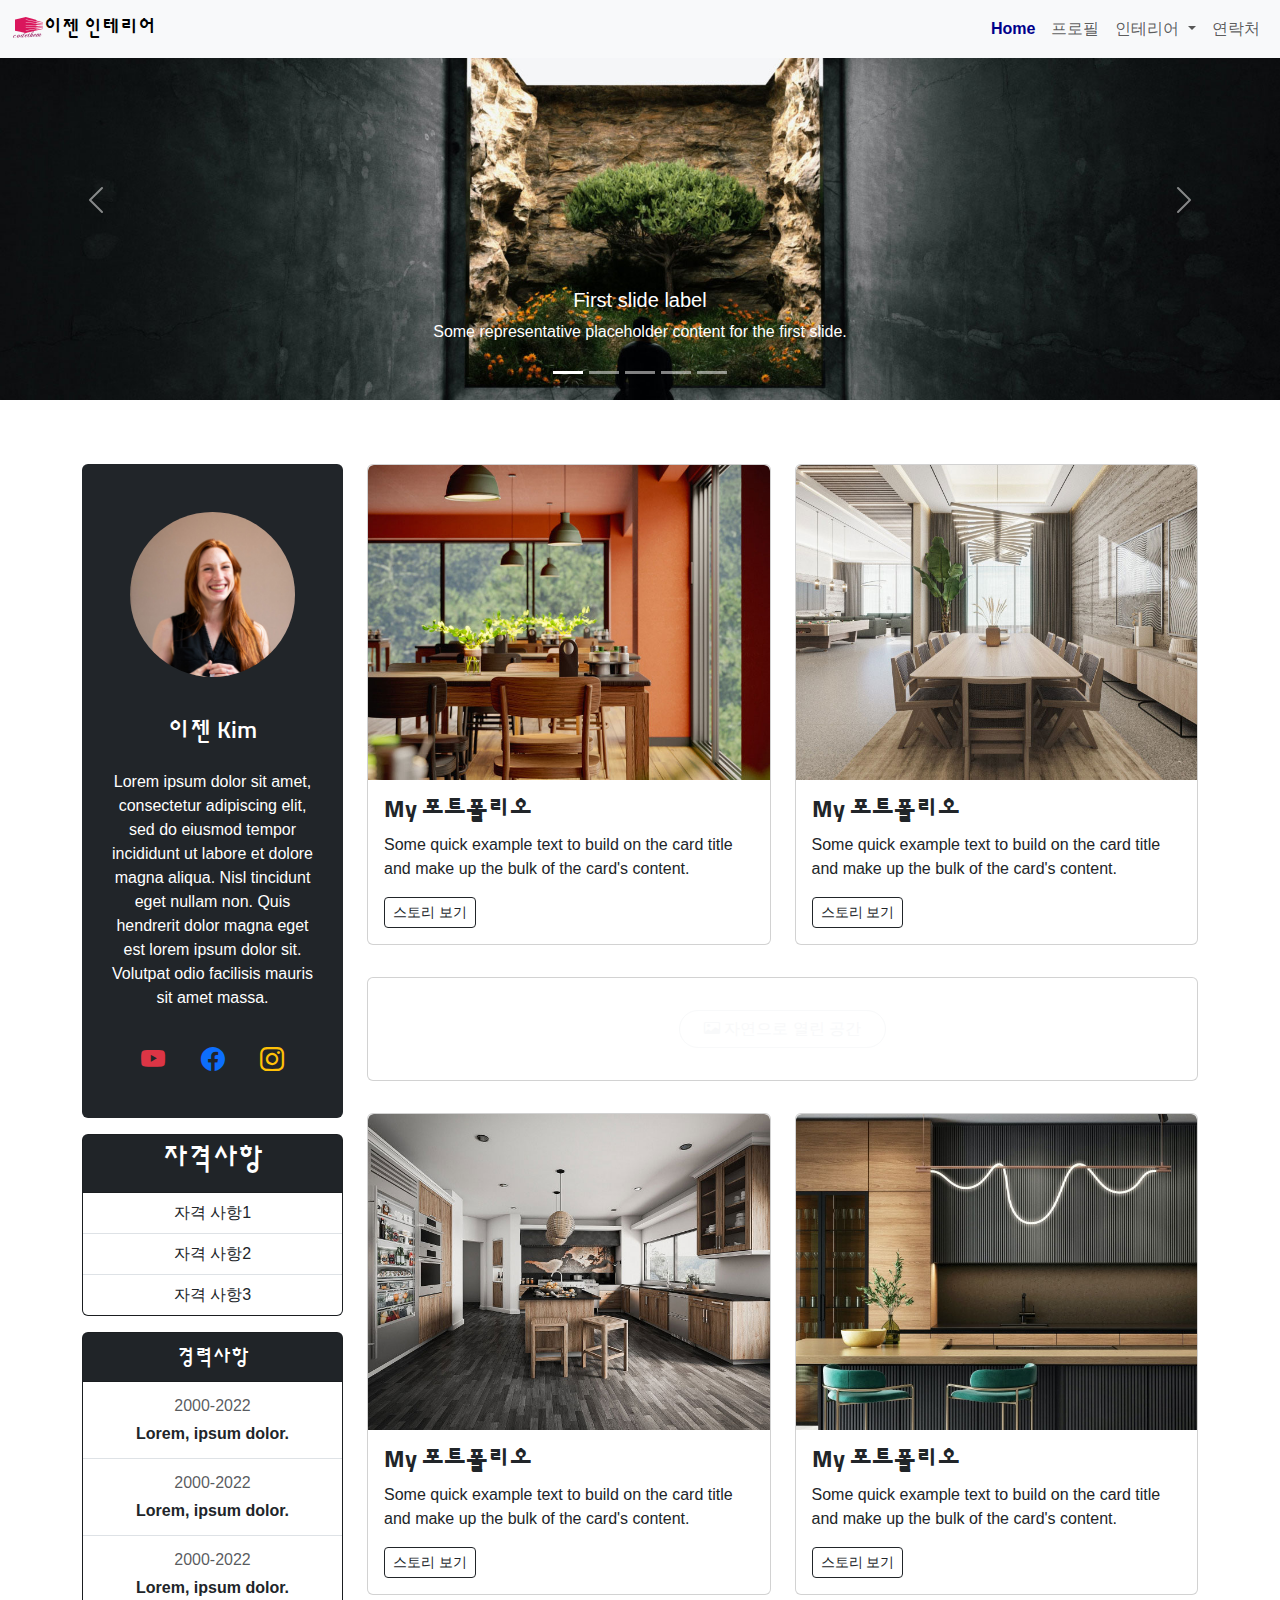
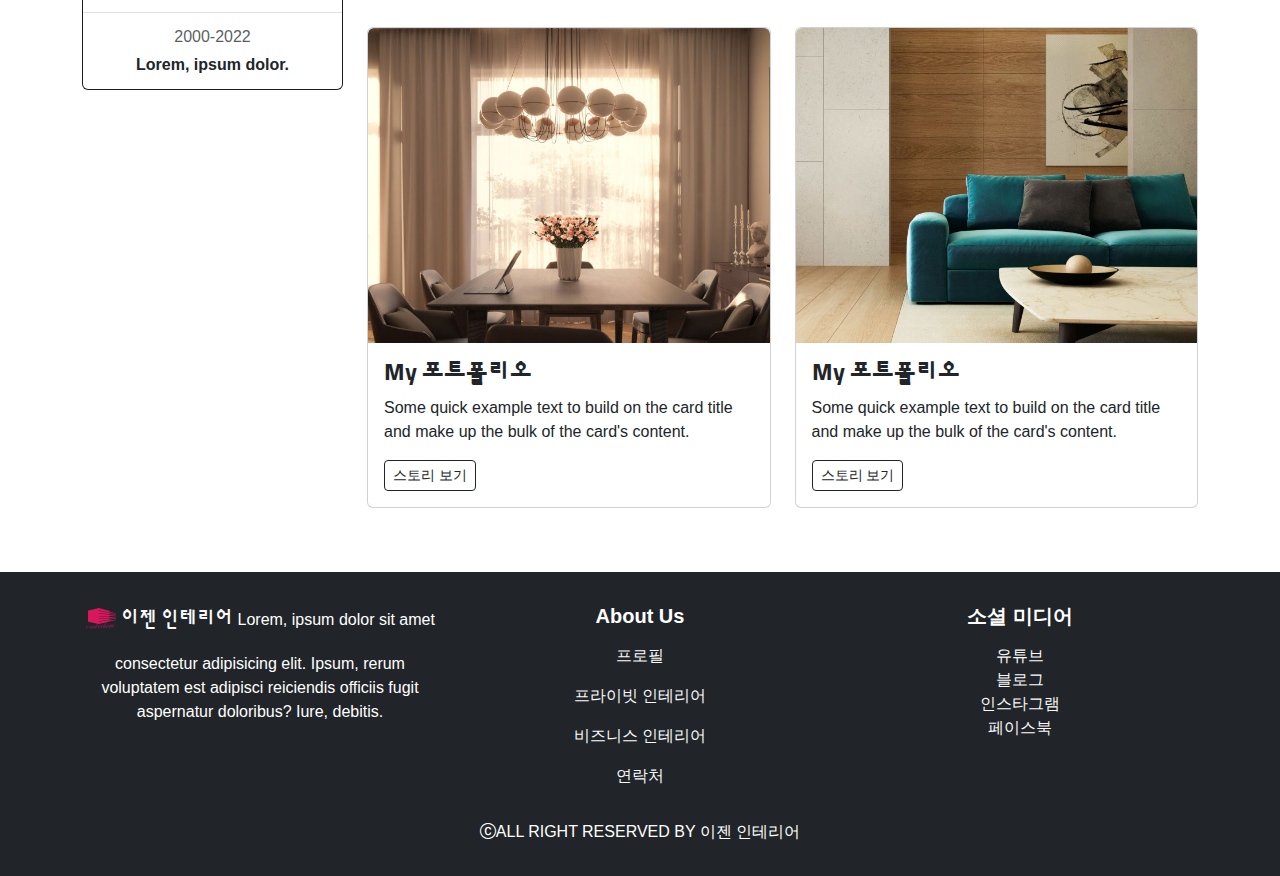
<file: index.html>
<!DOCTYPE html>
<html lang="en">
<head>
    <meta charset="UTF-8">
    <meta name="viewport" content="width=device-width, initial-scale=1.0">
    <link rel="stylesheet" href="./css/bootstrap.css">
    <link rel="stylesheet" href="https://cdn.jsdelivr.net/npm/bootstrap-icons@1.13.1/font/bootstrap-icons.min.css">
    <link rel="stylesheet" href="./css/style.css">
    <title>이젠 인테리어</title>
</head>
<body>
    <!-- 네비게이션 섹션 시작 -->
    <nav class="navbar navbar-expand-md fixed-top bg-light">
        <div class="container-fluid">
            <a class="logo-font navbar-brand" href="index.html">
            <img src="./images/logo.png" alt="로고">이젠 인테리어</a>
            <button class="navbar-toggler" type="button" data-bs-toggle="collapse" data-bs-target="#menubar" aria-controls="menubar" aria-expanded="false" aria-label="Toggle navigation">
            <span class="navbar-toggler-icon"></span>
            </button>
            <div class="collapse navbar-collapse" id="menubar">
                <ul class="navbar-nav ms-auto mb-2 mb-md-0 ms-auto">
                <li class="nav-item">
                    <a class="nav-link active" aria-current="page" href="index.html">Home</a>
                </li>
                <li class="nav-item">
                    <a class="nav-link" href="profile.html">프로필</a>
                </li>
                <li class="nav-item dropdown">
                    <a class="nav-link dropdown-toggle" href="#" role="button" data-bs-toggle="dropdown" aria-expanded="false">
                    인테리어
                    </a>
                    <ul class="dropdown-menu">
                    <li><a class="dropdown-item" href="private-interior.html">개인 공간</a></li>
                    <li><a class="dropdown-item" href="business-interior.html">비즈니스 공간</a></li>
                    </ul>
                </li>
                <li class="nav-item">
                    <a class="nav-link" href="contact.html">연락처</a>
                </li>
                </ul>
            </div>
        </div>
    </nav>
    <!-- 네비게이션 영역 끝 -->
    
    <!-- 헤더영역 시작 -->
    <header>
        <div id="headercarousel" class="carousel slide carousel-fade">
            <div class="carousel-indicators">
            <button type="button" data-bs-target="#headercarousel" data-bs-slide-to="0" class="active" aria-current="true" aria-label="Slide 1"></button>
            <button type="button" data-bs-target="#headercarousel" data-bs-slide-to="1" aria-label="Slide 2"></button>
            <button type="button" data-bs-target="#headercarousel" data-bs-slide-to="2" aria-label="Slide 3"></button>
            <button type="button" data-bs-target="#headercarousel" data-bs-slide-to="3" aria-label="Slide 4"></button>
            <button type="button" data-bs-target="#headercarousel" data-bs-slide-to="4" aria-label="Slide 5"></button>
            </div>
                <div class="carousel-inner">
                        <div class="carousel-item active">
                            <img src="./images/header1.jpg" class="d-block w-100" alt="header1">
                            <div class="carousel-caption d-none d-md-block">
                            <h5>First slide label</h5>
                            <p>Some representative placeholder content for the first slide.</p>
                            </div>
                        </div>
                        <div class="carousel-item">
                            <img src="./images/header2.jpg" class="d-block w-100" alt="header2">
                            <div class="carousel-caption d-none d-md-block">
                            <h5>Second slide label</h5>
                            <p>Some representative placeholder content for the second slide.</p>
                            </div>
                        </div>
                        <div class="carousel-item">
                            <img src="./images/header3.jpg" class="d-block w-100" alt="header3">
                            <div class="carousel-caption d-none d-md-block">
                            <h5>Third slide label</h5>
                            <p>Some representative placeholder content for the third slide.</p>
                            </div>
                        </div>
                        <div class="carousel-item">
                            <img src="./images/header4.jpg" class="d-block w-100" alt="header4">
                            <div class="carousel-caption d-none d-md-block">
                            <h5>Fourth slide label</h5>
                            <p>Some representative placeholder content for the third slide.</p>
                            </div>
                        </div>
                        <div class="carousel-item">
                            <img src="./images/header5.jpg" class="d-block w-100" alt="header5">
                            <div class="carousel-caption d-none d-md-block">
                            <h5>Fifth slide label</h5>
                            <p>Some representative placeholder content for the third slide.</p>
                            </div>
                        </div>
                </div>
            <button class="carousel-control-prev" type="button" data-bs-target="#headercarousel" data-bs-slide="prev">
            <span class="carousel-control-prev-icon" aria-hidden="true"></span>
            <span class="visually-hidden">Previous</span>
            </button>
            <button class="carousel-control-next" type="button" data-bs-target="#headercarousel" data-bs-slide="next">
            <span class="carousel-control-next-icon" aria-hidden="true"></span>
            <span class="visually-hidden">Next</span>
            </button>
        </div>
    </header>
    <!-- 헤더영역 시작 -->
    <div class="container my-5" >
        <div class="row">
            <!-- 프로필 바 섹션 -->
            <section class="col-md-5 col-lg-3">
               <div class="bg-dark text-white text-center my-3 p-4 rounded">
                <img src="./images/main-profile.jpg" alt="프로필 사진" class="img-fluid rounded-circle p-4">
                    <h2 class="fs-4 py-3">이젠 Kim</h2>
                    <p>Lorem ipsum dolor sit amet, consectetur adipiscing elit, sed do eiusmod tempor incididunt ut labore et dolore magna aliqua. Nisl tincidunt eget nullam non. Quis hendrerit dolor magna eget est lorem ipsum dolor sit. Volutpat odio facilisis mauris sit amet massa. </p>
                    <div class="d-flex justify-content-evenly fs-4 py-3">
                        <a href="https://www.youtube.com" target="_blank"
                        class="link-danger" aria-label="유튜브"><i class="bi bi-youtube"></i></a>
                        <a href="#" aria-label="페이스북"><i class="bi bi-facebook"></i></a>
                        <a href="#" class="link-warning" aria-label="인스타그램"><i class="bi bi-instagram"></i></a>
                    </div>
                    </div>
                <!-- 자격사항 리스트-->
                 <div class="card bg-dark text-white text-center">
                    <div class="card-header">
                        <h3>자격사항</h3>
                    </div>

                    <ul class="list-group list-group-flush">
                    <li class="list-group-item">자격 사항1</li>
                    <li class="list-group-item">자격 사항2</li>
                    <li class="list-group-item">자격 사항3</li>
                    </ul>
                </div>

                <div class="card mt-3 bg-dark text-white text-center">
                    <div class="card-header">
                        <h3 class="fs-5 m-1">경력사항</h3>
                    </div>
                    <ul class="list-group list-group-flush">
                        <li class="list-group-item">
                            <p class="text-muted m-1">2000-2022</p>
                            <p class="m-1 fw-bold">Lorem, ipsum dolor.</p>
                        </li>
                        <li class="list-group-item">
                            <p class="text-muted m-1">2000-2022</p>
                            <p class="m-1 fw-bold">Lorem, ipsum dolor.</p>
                        </li>
                        <li class="list-group-item">
                            <p class="text-muted m-1">2000-2022</p>
                            <p class="m-1 fw-bold">Lorem, ipsum dolor.</p>
                        </li>
                        <li class="list-group-item">
                            <p class="text-muted m-1">2000-2022</p>
                            <p class="m-1 fw-bold">Lorem, ipsum dolor.</p>
                        </li>
                    </ul>
                </div>
            </section>
            
            <section class="col-md-7 col-lg-9">
                <div class="row">
                    <div class="col-lg-6 py-3">
                        <div class="card">
                            <div class="overflow-hidden rounded-top">
                            <img src="./images/gallery1.jpg" class="card-img-top" alt="갤러리1">
                            </div>
                            <div class="card-body">
                                <h4 class="card-title fw-bold text-start">My 포트폴리오</h4>
                                <p class="card-text text-start">Some quick example text to build on the card title and make up the bulk of the card's content.</p>
                                <a href="#" class="btn btn-outline-dark btn-sm">스토리 보기</a>
                            </div>
                        </div>
                    </div>
                    <div class="col-lg-6 py-3">
                        <div class="card">
                            <div class="overflow-hidden rounded-top">
                            <img src="./images/gallery2.jpg" class="card-img-top" alt="갤러리2">
                            </div>
                            <div class="card-body">
                                <h4 class="card-title fw-bold text-start">My 포트폴리오</h4>
                                <p class="card-text text-start">Some quick example text to build on the card title and make up the bulk of the card's content.</p>
                                <a href="#" class="btn btn-outline-dark btn-sm">스토리 보기</a>
                            </div>
                        </div>
                    </div>

                    <div class="col-12 py-3">
                        <div class="banner card text-center p-3">
                            <div class="card-body">
                            <button type="button" class="btn btn-outline-light px-4 rounded-pill" data-bs-toggle="modal" data-bs-target="#exampleModal">
                            <i class="bi bi-card-image"></i> 자연으로 열린 공간</a>
                            </button>
                            <!-- Modal 시작 -->
                            <div class="modal fade" id="exampleModal" tabindex="-1" aria-labelledby="exampleModalLabel" aria-hidden="true">
                                <div class="modal-dialog">
                                    <div class="modal-content">
                                        <div class="modal-header">
                                            <h1 class="modal-title fs-5" id="exampleModalLabel">자연으로 열린 공간</h1>
                                            <button type="button" class="btn-close" data-bs-dismiss="modal" aria-label="Close"></button>
                                        </div>
                                            <div class="modal-body text-center">
                                                <h2>Lorem ipsum dolor sit amet.</h2>
                                                <p>Lorem ipsum, dolor sit amet consectetur adipisicing.</p>
                                                <img src="./images/modal-img.jpg" class="img-fluid rounded-2" alt="모달 이미지">
                                                <p>Lorem ipsum dolor sit amet consectetur adipisicing elit. Unde enim a nostrum recusandae repudiandae quam est, repellendus dicta itaque! Ab?</p>
                                            </div>
                                            <div class="modal-footer">
                                                <button type="button" class="btn btn-outline-dark" data-bs-dismiss="modal">닫기</button>
                                                <button type="button" class="btn btn-outline-danger">뉴스 기사 보기</button>
                                            </div>
                                    </div>
                                </div>
                            </div>
                            <!-- Modal 끝-->
                            </div>
                        </div>
                    </div>

                    <div class="col-lg-6 py-3">
                        <div class="card">
                            <div class="overflow-hidden rounded-top">
                            <img src="./images/gallery3.jpg" class="card-img-top" alt="갤러리3">
                            </div>
                            <div class="card-body">
                                <h4 class="card-title fw-bold text-start">My 포트폴리오</h4>
                                <p class="card-text text-start">Some quick example text to build on the card title and make up the bulk of the card's content.</p>
                                <a href="#" class="btn btn-outline-dark btn-sm">스토리 보기</a>
                            </div>
                        </div>
                    </div>
                    <div class="col-lg-6 py-3">
                        <div class="card">
                            <div class="overflow-hidden rounded-top">
                            <img src="./images/gallery4.jpg" class="card-img-top" alt="갤러리4">
                            </div>
                            <div class="card-body">
                                <h4 class="card-title fw-bold text-start">My 포트폴리오</h4>
                                <p class="card-text text-start">Some quick example text to build on the card title and make up the bulk of the card's content.</p>
                                <a href="#" class="btn btn-outline-dark btn-sm">스토리 보기</a>
                            </div>
                        </div>
                    </div>
                    <div class="col-lg-6 py-3">
                        <div class="card">
                            <div class="overflow-hidden rounded-top">
                            <img src="./images/gallery5.jpg" class="card-img-top" alt="갤러리5">
                            </div>
                            <div class="card-body">
                                <h4 class="card-title fw-bold text-start">My 포트폴리오</h4>
                                <p class="card-text text-start">Some quick example text to build on the card title and make up the bulk of the card's content.</p>
                                <a href="#" class="btn btn-outline-dark btn-sm">스토리 보기</a>
                            </div>
                        </div>
                    </div>
                    <div class="col-lg-6 py-3">
                        <div class="card">
                            <div class="overflow-hidden rounded-top">
                            <img src="./images/gallery6.jpg" class="card-img-top" alt="갤러리6">
                            </div>
                            <div class="card-body">
                                <h4  class="card-title fw-bold text-start">My 포트폴리오</h4>
                                <p class="card-text text-start">Some quick example text to build on the card title and make up the bulk of the card's content.</p>
                                <a href="#" class="btn btn-outline-dark btn-sm">스토리 보기</a>
                            </div>
                        </div>
                    </div>
                </div>
            </section> 
        </div>
    </div>
            <!-- 포트폴리오 섹션 -->
    <!-- 메인 섹션 끝 -->
    <footer class="bg-dark text-white text-center py-3">
        <div class="container">
            <div class="row">
                <div class="col-md-4">
                    <a href="index.html" class="logo-font link-light text-decoration-none fs-5">
                    <img src="./images/logo.png" alt="로고" class="my-3"> 이젠 인테리어</a>
                    <p5>Lorem, ipsum dolor sit amet consectetur adipisicing elit. Ipsum, rerum voluptatem est adipisci reiciendis officiis fugit aspernatur doloribus? Iure, debitis.</p5>
                </div>
                <div class="col-md-4">
                    <h5 class="fw-bold my-3">About Us</h5>
                    <ul class="list-unstyled">
                    <li><a href="profile.html" class="link-light text-decoration-none">프로필</p></a></li>
                    <li><a href="private-interior.html" class="link-light text-decoration-none">프라이빗 인테리어</p></a></li>
                    <li><a href="business-interior.html" class="link-light text-decoration-none">비즈니스 인테리어</p></a></li>
                    <li><a href="contact.html" class="link-light text-decoration-none">연락처</p></a></li>
                    </ul>
                </div>
                <div class="col-md-4">
                    <h5 class="fw-bold my-3">소셜 미디어</h5>
                    <ul class="list-unstyled">
                    <li><a href="#" class="link-light text-decoration-none">유튜브</a></li>
                    <li><a href="#" class="link-light text-decoration-none">블로그</a></li>
                    <li><a href="#" class="link-light text-decoration-none">인스타그램</a></li>
                    <li><a href="#" class="link-light text-decoration-none">페이스북</a></li>
                    </ul>
                </div>
            </div>
            <p class="my-3"><i class="bi bi-c-circle"></i>ALL RIGHT RESERVED BY 이젠 인테리어</span></p>
        </div>    
    </footer>  
    <script src="./js/bootstrap.bundle.js"></script>  
</body>
</html>
</file>
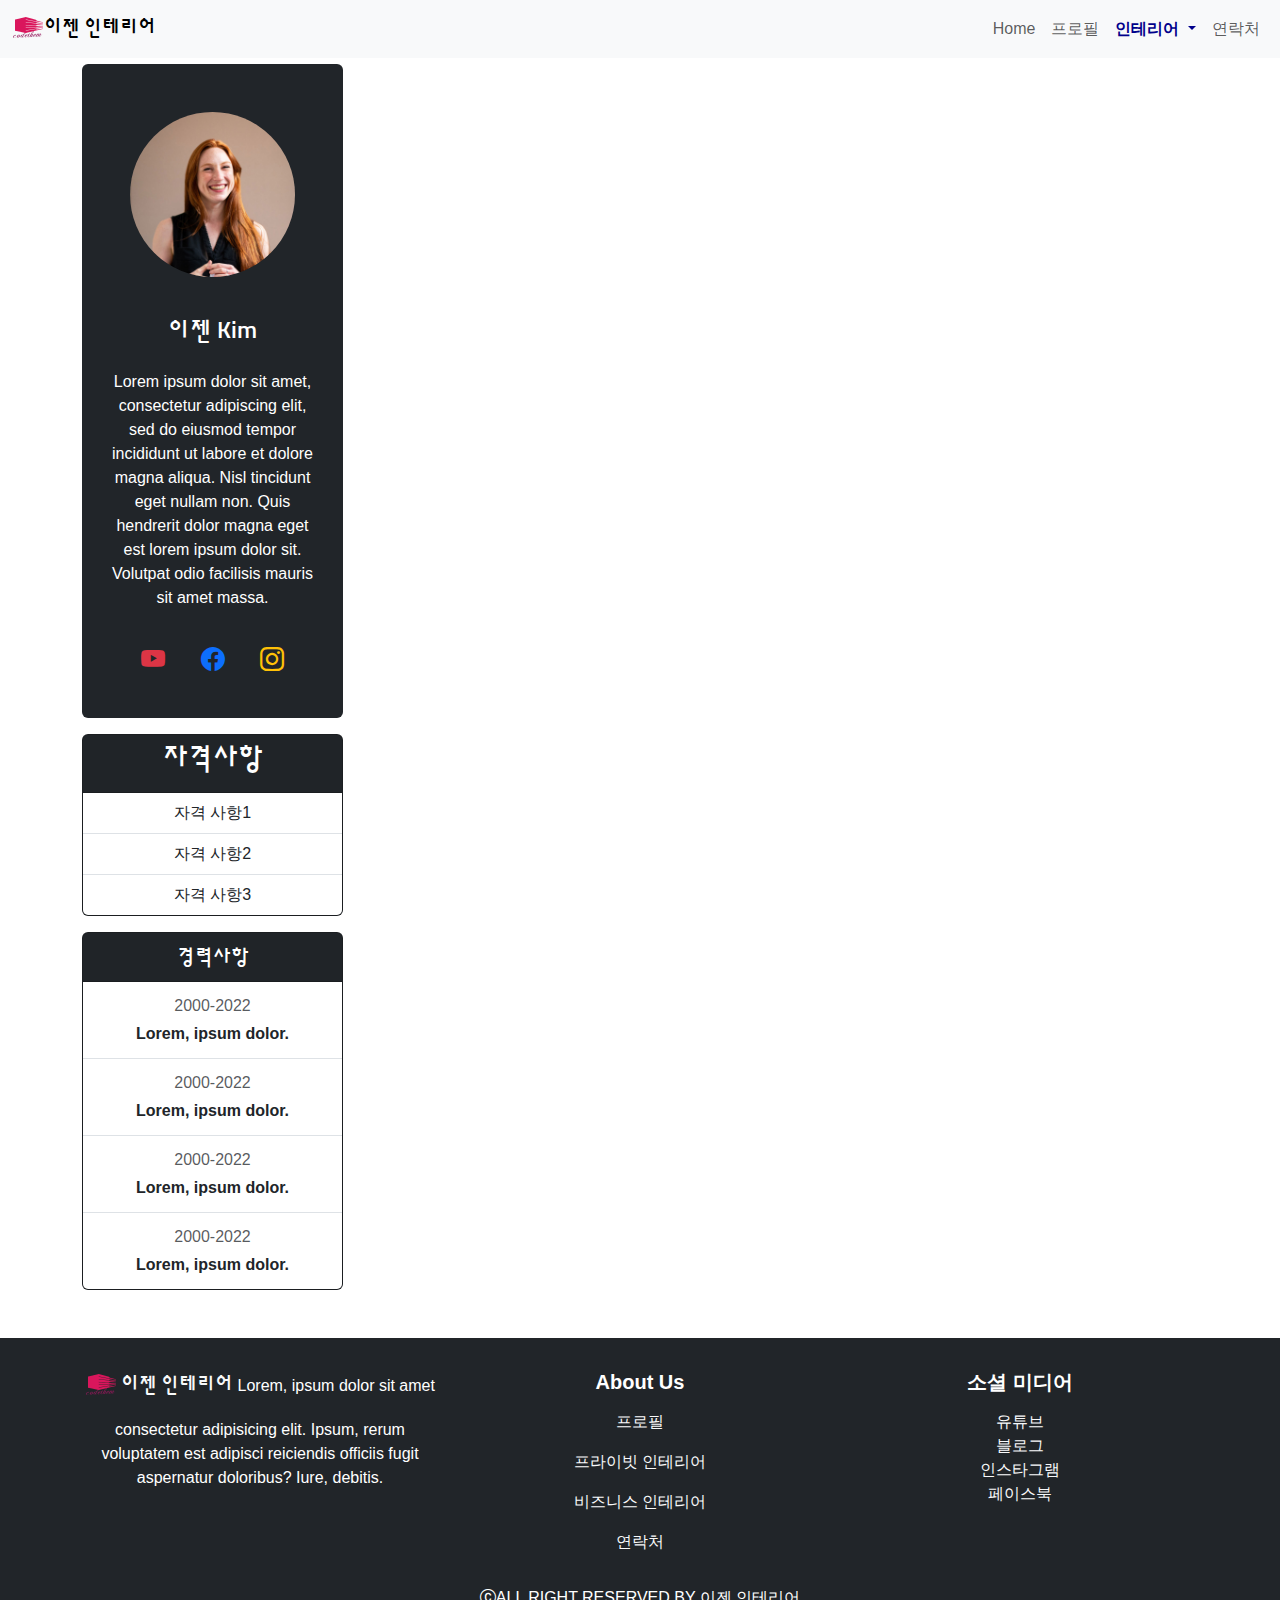
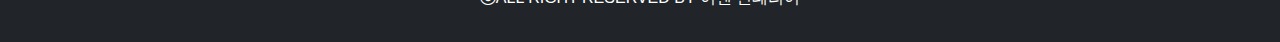
<file: business-interior.html>
<!DOCTYPE html>
<html lang="en">
<head>
    <meta charset="UTF-8">
    <meta name="viewport" content="width=device-width, initial-scale=1.0">
    <link rel="stylesheet" href="./css/bootstrap.css">
    <link rel="stylesheet" href="https://cdn.jsdelivr.net/npm/bootstrap-icons@1.13.1/font/bootstrap-icons.min.css">
    <link rel="stylesheet" href="./css/style.css">
    <title>이젠 인테리어</title>
</head>
<body>
    <!-- 네비게이션 섹션 시작 -->
    <nav class="navbar navbar-expand-md fixed-top bg-light">
        <div class="container-fluid">
            <a class="logo-font navbar-brand" href="index.html">
            <img src="./images/logo.png" alt="로고">이젠 인테리어</a>
            <button class="navbar-toggler" type="button" data-bs-toggle="collapse" data-bs-target="#menubar" aria-controls="menubar" aria-expanded="false" aria-label="Toggle navigation">
            <span class="navbar-toggler-icon"></span>
            </button>
            <div class="collapse navbar-collapse" id="menubar">
                <ul class="navbar-nav ms-auto mb-2 mb-md-0 ms-auto">
                <li class="nav-item">
                    <a class="nav-link" href="index.html">Home</a>
                </li>
                <li class="nav-item">
                    <a class="nav-link" href="profile.html">프로필</a>
                </li>
                <li class="nav-item dropdown">
                    <a class="nav-link dropdown-toggle active" aria-current="page" href="#" role="button" data-bs-toggle="dropdown" aria-expanded="false">
                    인테리어
                    </a>
                    <ul class="dropdown-menu">
                    <li><a class="dropdown-item" href="private-interior.html">개인 공간</a></li>
                    <li><a class="dropdown-item" href="business-interior.html">비즈니스 공간</a></li>
                    </ul>
                </li>
                <li class="nav-item">
                    <a class="nav-link" href="contact.html">연락처</a>
                </li>
                </ul>
            </div>
        </div>
    </nav>
    <!-- 네비게이션 영역 끝 -->
    
    <!-- 헤더영역 시작 -->
    
    <!-- 헤더영역 시작 -->
    <div class="container my-5" >
        <div class="row">
            <!-- 프로필 바 섹션 시작 -->
            <section class="col-md-5 col-lg-3">
               <div class="bg-dark text-white text-center my-3 p-4 rounded">
                <img src="./images/main-profile.jpg" alt="프로필 사진" class="img-fluid rounded-circle p-4">
                    <h2 class="fs-4 py-3">이젠 Kim</h2>
                    <p>Lorem ipsum dolor sit amet, consectetur adipiscing elit, sed do eiusmod tempor incididunt ut labore et dolore magna aliqua. Nisl tincidunt eget nullam non. Quis hendrerit dolor magna eget est lorem ipsum dolor sit. Volutpat odio facilisis mauris sit amet massa. </p>
                    <div class="d-flex justify-content-evenly fs-4 py-3">
                        <a href="https://www.youtube.com" target="_blank"
                        class="link-danger" aria-label="유튜브"><i class="bi bi-youtube"></i></a>
                        <a href="#" aria-label="페이스북"><i class="bi bi-facebook"></i></a>
                        <a href="#" class="link-warning" aria-label="인스타그램"><i class="bi bi-instagram"></i></a>
                    </div>
                    </div>
                <!-- 자격사항 리스트-->
                 <div class="card bg-dark text-white text-center">
                    <div class="card-header">
                        <h3>자격사항</h3>
                    </div>

                    <ul class="list-group list-group-flush">
                    <li class="list-group-item">자격 사항1</li>
                    <li class="list-group-item">자격 사항2</li>
                    <li class="list-group-item">자격 사항3</li>
                    </ul>
                </div>

                <div class="card mt-3 bg-dark text-white text-center">
                    <div class="card-header">
                        <h3 class="fs-5 m-1">경력사항</h3>
                    </div>
                    <ul class="list-group list-group-flush">
                        <li class="list-group-item">
                            <p class="text-muted m-1">2000-2022</p>
                            <p class="m-1 fw-bold">Lorem, ipsum dolor.</p>
                        </li>
                        <li class="list-group-item">
                            <p class="text-muted m-1">2000-2022</p>
                            <p class="m-1 fw-bold">Lorem, ipsum dolor.</p>
                        </li>
                        <li class="list-group-item">
                            <p class="text-muted m-1">2000-2022</p>
                            <p class="m-1 fw-bold">Lorem, ipsum dolor.</p>
                        </li>
                        <li class="list-group-item">
                            <p class="text-muted m-1">2000-2022</p>
                            <p class="m-1 fw-bold">Lorem, ipsum dolor.</p>
                        </li>
                    </ul>
                </div>
            </section>
            <!-- 프로필 바 섹션 끝 -->
                <!-- 프로필 섹션 시작-->
                 
                <!-- 프로필 섹션 -->
            <!-- 포트폴리오 섹션 -->
        </div>
    </div>    
    <!-- 메인 섹션 끝 -->
    <footer class="bg-dark text-white text-center py-3">
        <div class="container">
            <div class="row">
                <div class="col-md-4">
                    <a href="index.html" class="logo-font link-light text-decoration-none fs-5">
                    <img src="./images/logo.png" alt="로고" class="my-3"> 이젠 인테리어</a>
                    <p5>Lorem, ipsum dolor sit amet consectetur adipisicing elit. Ipsum, rerum voluptatem est adipisci reiciendis officiis fugit aspernatur doloribus? Iure, debitis.</p5>
                </div>
                <div class="col-md-4">
                    <h5 class="fw-bold my-3">About Us</h5>
                    <ul class="list-unstyled">
                    <li><a href="profile.html" class="link-light text-decoration-none">프로필</p></a></li>
                    <li><a href="private-interior.html" class="link-light text-decoration-none">프라이빗 인테리어</p></a></li>
                    <li><a href="business-interior.html" class="link-light text-decoration-none">비즈니스 인테리어</p></a></li>
                    <li><a href="contact.html" class="link-light text-decoration-none">연락처</p></a></li>
                    </ul>
                </div>
                <div class="col-md-4">
                    <h5 class="fw-bold my-3">소셜 미디어</h5>
                    <ul class="list-unstyled">
                    <li><a href="#" class="link-light text-decoration-none">유튜브</a></li>
                    <li><a href="#" class="link-light text-decoration-none">블로그</a></li>
                    <li><a href="#" class="link-light text-decoration-none">인스타그램</a></li>
                    <li><a href="#" class="link-light text-decoration-none">페이스북</a></li>
                    </ul>
                </div>
            </div>
            <p class="my-3"><i class="bi bi-c-circle"></i>ALL RIGHT RESERVED BY 이젠 인테리어</span></p>
        </div>    
    </footer>  
    <script src="./js/bootstrap.bundle.js"></script>  
</body>
</html>
</file>
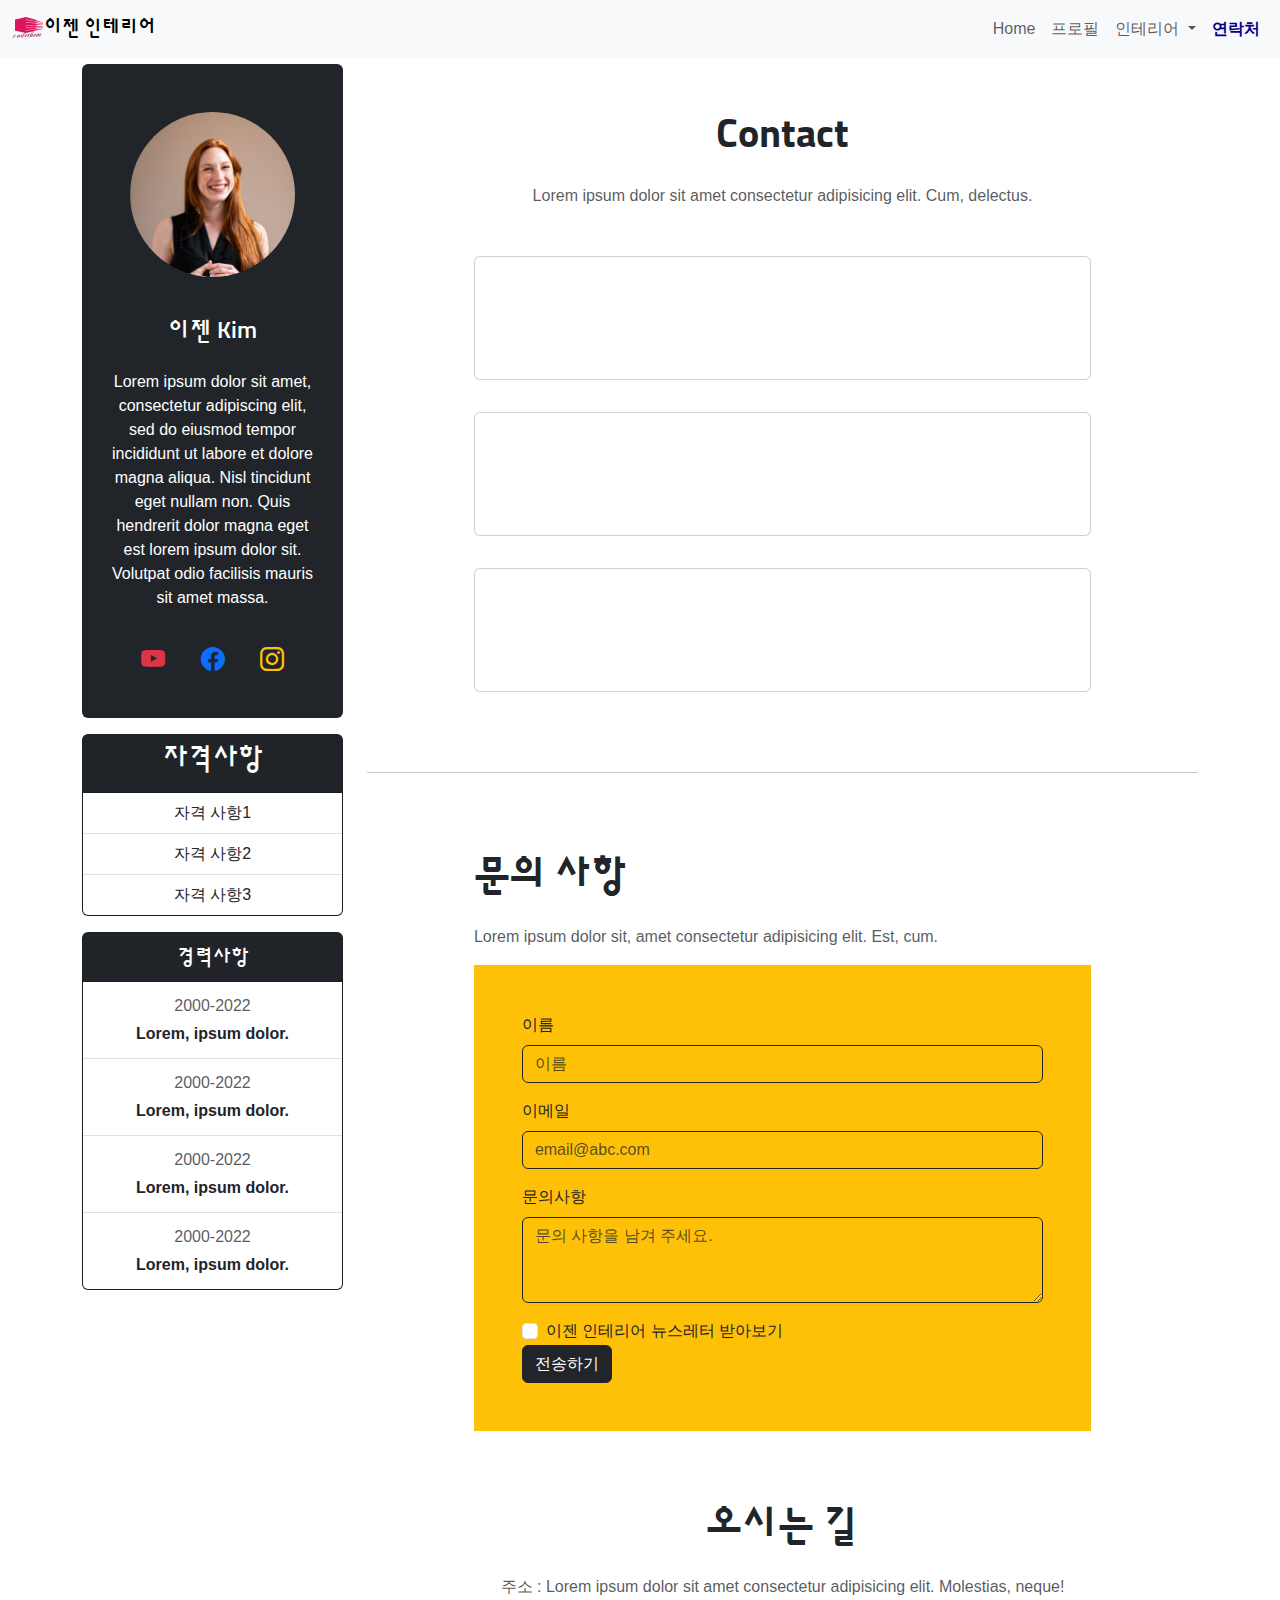
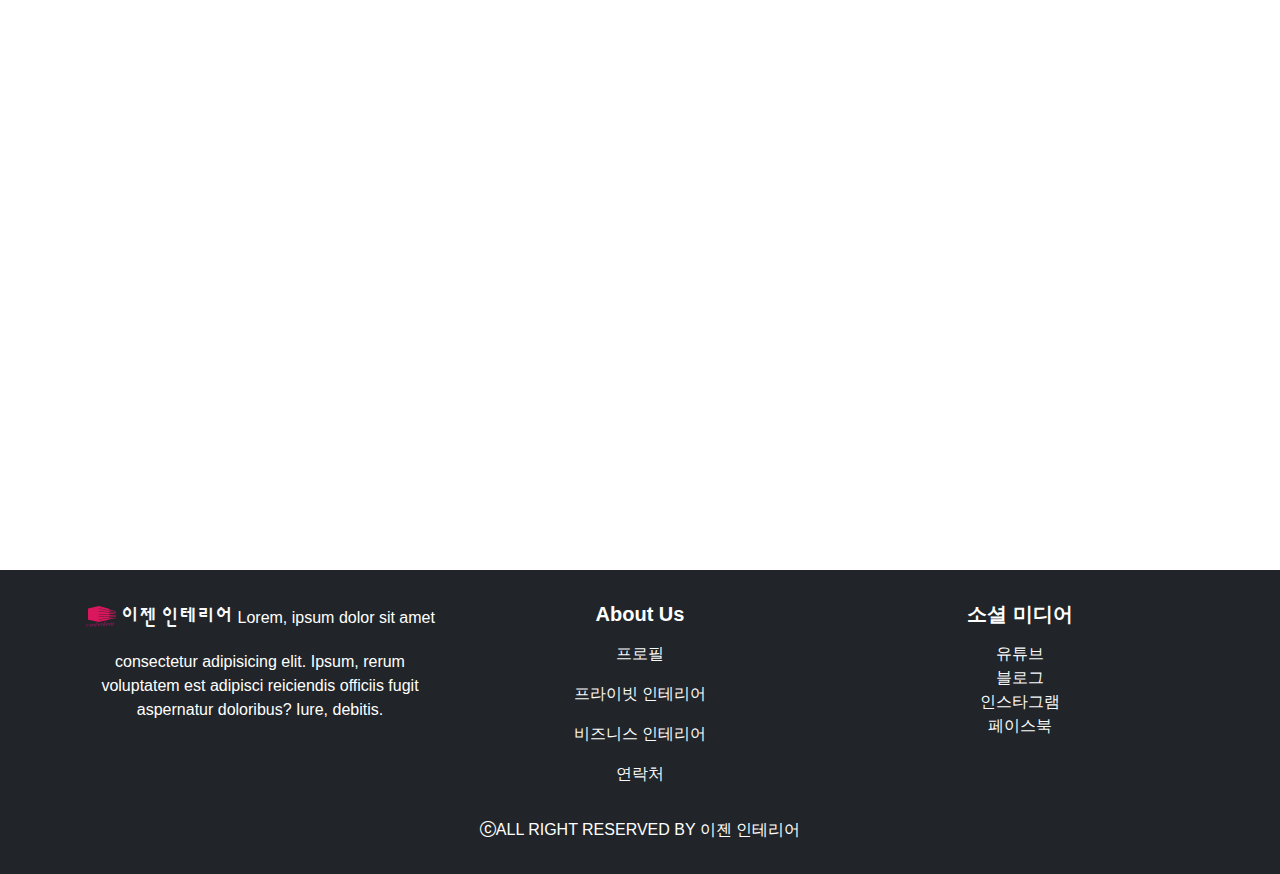
<file: contact.html>
<!DOCTYPE html>
<html lang="en">
<head>
    <meta charset="UTF-8">
    <meta name="viewport" content="width=device-width, initial-scale=1.0">
    <link rel="stylesheet" href="./css/bootstrap.css">
    <link rel="stylesheet" href="https://cdn.jsdelivr.net/npm/bootstrap-icons@1.13.1/font/bootstrap-icons.min.css">
    <link rel="stylesheet" href="./css/style.css">
    <title>이젠 인테리어</title>
</head>
<body>
    <!-- 네비게이션 섹션 시작 -->
    <nav class="navbar navbar-expand-md fixed-top bg-light">
        <div class="container-fluid">
            <a class="logo-font navbar-brand" href="index.html">
            <img src="./images/logo.png" alt="로고">이젠 인테리어</a>
            <button class="navbar-toggler" type="button" data-bs-toggle="collapse" data-bs-target="#menubar" aria-controls="menubar" aria-expanded="false" aria-label="Toggle navigation">
            <span class="navbar-toggler-icon"></span>
            </button>
            <div class="collapse navbar-collapse" id="menubar">
                <ul class="navbar-nav ms-auto mb-2 mb-md-0 ms-auto">
                <li class="nav-item">
                    <a class="nav-link" href="index.html">Home</a>
                </li>
                <li class="nav-item">
                    <a class="nav-link" href="profile.html">프로필</a>
                </li>
                <li class="nav-item dropdown">
                    <a class="nav-link dropdown-toggle" href="#" role="button" data-bs-toggle="dropdown" aria-expanded="false">
                    인테리어
                    </a>
                    <ul class="dropdown-menu">
                    <li><a class="dropdown-item" href="private-interior.html">개인 공간</a></li>
                    <li><a class="dropdown-item" href="business-interior.html">비즈니스 공간</a></li>
                    </ul>
                </li>
                <li class="nav-item">
                    <a class="nav-link active" aria-current="page" href="contact.html">연락처</a>
                </li>
                </ul>
            </div>
        </div>
    </nav>
    <!-- 네비게이션 영역 끝 -->
    
    <!-- 헤더영역 시작 -->
    <div class="container my-5" >
        <div class="row">
            <!-- 프로필 바 섹션 시작 -->
            <section class="col-md-5 col-lg-3 order-2 order-md-1">
               <div class="bg-dark text-white text-center my-3 p-4 rounded">
                <img src="./images/main-profile.jpg" alt="프로필 사진" class="img-fluid rounded-circle p-4">
                    <h2 class="fs-4 py-3">이젠 Kim</h2>
                    <p>Lorem ipsum dolor sit amet, consectetur adipiscing elit, sed do eiusmod tempor incididunt ut labore et dolore magna aliqua. Nisl tincidunt eget nullam non. Quis hendrerit dolor magna eget est lorem ipsum dolor sit. Volutpat odio facilisis mauris sit amet massa. </p>
                    <div class="d-flex justify-content-evenly fs-4 py-3">
                        <a href="https://www.youtube.com" target="_blank"
                        class="link-danger" aria-label="유튜브"><i class="bi bi-youtube"></i></a>
                        <a href="#" aria-label="페이스북"><i class="bi bi-facebook"></i></a>
                        <a href="#" class="link-warning" aria-label="인스타그램"><i class="bi bi-instagram"></i></a>
                    </div>
                    </div>
                <!-- 자격사항 리스트-->
                 <div class="card bg-dark text-white text-center">
                    <div class="card-header">
                        <h3>자격사항</h3>
                    </div>

                    <ul class="list-group list-group-flush">
                    <li class="list-group-item">자격 사항1</li>
                    <li class="list-group-item">자격 사항2</li>
                    <li class="list-group-item">자격 사항3</li>
                    </ul>
                </div>

                <div class="card mt-3 bg-dark text-white text-center">
                    <div class="card-header">
                        <h3 class="fs-5 m-1">경력사항</h3>
                    </div>
                    <ul class="list-group list-group-flush">
                        <li class="list-group-item">
                            <p class="text-muted m-1">2000-2022</p>
                            <p class="m-1 fw-bold">Lorem, ipsum dolor.</p>
                        </li>
                        <li class="list-group-item">
                            <p class="text-muted m-1">2000-2022</p>
                            <p class="m-1 fw-bold">Lorem, ipsum dolor.</p>
                        </li>
                        <li class="list-group-item">
                            <p class="text-muted m-1">2000-2022</p>
                            <p class="m-1 fw-bold">Lorem, ipsum dolor.</p>
                        </li>
                        <li class="list-group-item">
                            <p class="text-muted m-1">2000-2022</p>
                            <p class="m-1 fw-bold">Lorem, ipsum dolor.</p>
                        </li>
                    </ul>
                </div>
            </section>
            <!-- 프로필 바 섹션 끝 -->
                <!-- 프로필 섹션 시작-->
            <section class="col-md-7 col-lg-9 order-1 order-md-2">
                <section class="row pt-3 pb-5">
                    <div class="col-lg-9 mx-auto">
                        <div class="text-center pt-5 pb-3">
                            <h2 class="fs-1 fw-bold pb-3">Contact</h2>
                            <p class="text-muted">Lorem ipsum dolor sit amet consectetur adipisicing elit. Cum, delectus.</p>
                        </div>
                        <div class="col-12 py-3">
                            <div class="contact-bg card text-center p-3">
                                <div class="card-body text-white fs-3">
                                <i class="bi bi-telephone"></i> 010-000-0000</p>
                                </div>
                            </div>
                        </div>
                        <div class="col-12 py-3">
                            <div class="contact-bg card text-center p-3">
                                <div class="card-body text-white fs-3">
                                <i class="bi bi-envelope-open-heart"></i> codethem@naver.com</p>
                                </div>
                            </div>
                        </div>
                        <div class="col-12 py-3">
                            <div class="contact-bg card text-center p-3">
                                <div class="card-body text-white fs-3">
                                <i class="bi bi-shop"></i> 지하철 8호선 모란역 2번 출구</p>
                                </div>
                            </div>
                        </div>
                    </div>
                </section>
                <hr>
                <section class="row py-5">
                    <div class="col-lg-9 mx-auto">
                    <h2 class="fs-1 fw-bold py-3">문의 사항</h2>
                    <p class="text-muted">Lorem ipsum dolor sit, amet consectetur adipisicing elit. Est, cum.</p>
                    <form action="#" class="text-start bg-warning p-5">
                        <div class="mb-3">
                            <label for="user-name" class="form-label">이름</label>
                            <input type="email" class="form-control bg-transparent border-dark" id="exampleFormControlInput1" placeholder="이름">
                        </div>
                        <div class="mb-3">
                            <label for="user-email" class="form-label">이메일</label>
                            <input type="email" class="form-control bg-transparent border-dark" id="exampleFormControlInput1" placeholder="email@abc.com">
                        </div>
                        <div class="mb-3">
                            <label for="user-msg" class="form-label">문의사항</label>
                            <textarea class="form-control bg-transparent border-dark" id="exampleFormControlTextarea1" rows="3" placeholder="문의 사항을 남겨 주세요."></textarea>
                        </div>
                        <div class="form-check">
                        <input class="form-check-input" type="checkbox" id="checkDefault">
                            <label class="form-check-label" for="checkDefault">
                            이젠 인테리어 뉴스레터 받아보기
                            </label>
                        </div>
                        <button type="button" class="btn btn-dark" type="submit">전송하기</button>
                    </div>
                </section>
                <!-- 포트폴리오 섹션 -->
                <section class="py-4 text-center">
                    <h2 class="fs-1 fw-bold">오시는 길</h2>
                    <p class="text-muted py-3 ">주소 : Lorem ipsum dolor sit amet consectetur adipisicing elit. Molestias, neque!</p>
                    <div class="ratio ratio-16x9">
                        <iframe src="https://www.google.com/maps/embed?pb=!1m18!1m12!1m3!1d1584.0972546529165!2d127.12803017455781!3d37.432509534916946!2m3!1f0!2f0!3f0!3m2!1i1024!2i
                        768!4f13.1!3m3!1m2!1s0x357ca883edba994b%3A0x4596928dcfc16191!2z65GQ65Oc66a8SVTqtZDsnKHsm5A!5e0!3m2!1sko!2skr!4v1753950820691!5m2!1sko!2skr" 
                        allowfullscreen="" loading="lazy" referrerpolicy="no-referrer-when-downgrade"></iframe>
                    </div>

                </section>
            </section>
                <!-- 프로필 섹션 -->
            <!-- 포트폴리오 섹션 -->
        </div>
    </div>
        
    <!-- 메인 섹션 끝 -->
    <footer class="bg-dark text-white text-center py-3">
        <div class="container">
            <div class="row">
                <div class="col-md-4">
                    <a href="index.html" class="logo-font link-light text-decoration-none fs-5">
                    <img src="./images/logo.png" alt="로고" class="my-3"> 이젠 인테리어</a>
                    <p5>Lorem, ipsum dolor sit amet consectetur adipisicing elit. Ipsum, rerum voluptatem est adipisci reiciendis officiis fugit aspernatur doloribus? Iure, debitis.</p5>
                </div>
                <div class="col-md-4">
                    <h5 class="fw-bold my-3">About Us</h5>
                    <ul class="list-unstyled">
                    <li><a href="profile.html" class="link-light text-decoration-none">프로필</p></a></li>
                    <li><a href="private-interior.html" class="link-light text-decoration-none">프라이빗 인테리어</p></a></li>
                    <li><a href="business-interior.html" class="link-light text-decoration-none">비즈니스 인테리어</p></a></li>
                    <li><a href="contact.html" class="link-light text-decoration-none">연락처</p></a></li>
                    </ul>
                </div>
                <div class="col-md-4">
                    <h5 class="fw-bold my-3">소셜 미디어</h5>
                    <ul class="list-unstyled">
                    <li><a href="#" class="link-light text-decoration-none">유튜브</a></li>
                    <li><a href="#" class="link-light text-decoration-none">블로그</a></li>
                    <li><a href="#" class="link-light text-decoration-none">인스타그램</a></li>
                    <li><a href="#" class="link-light text-decoration-none">페이스북</a></li>
                    </ul>
                </div>
            </div>
            <p class="my-3"><i class="bi bi-c-circle"></i>ALL RIGHT RESERVED BY 이젠 인테리어</span></p>
        </div>    
    </footer>  
    <script src="./js/bootstrap.bundle.js"></script>  
</body>
</html>
</file>
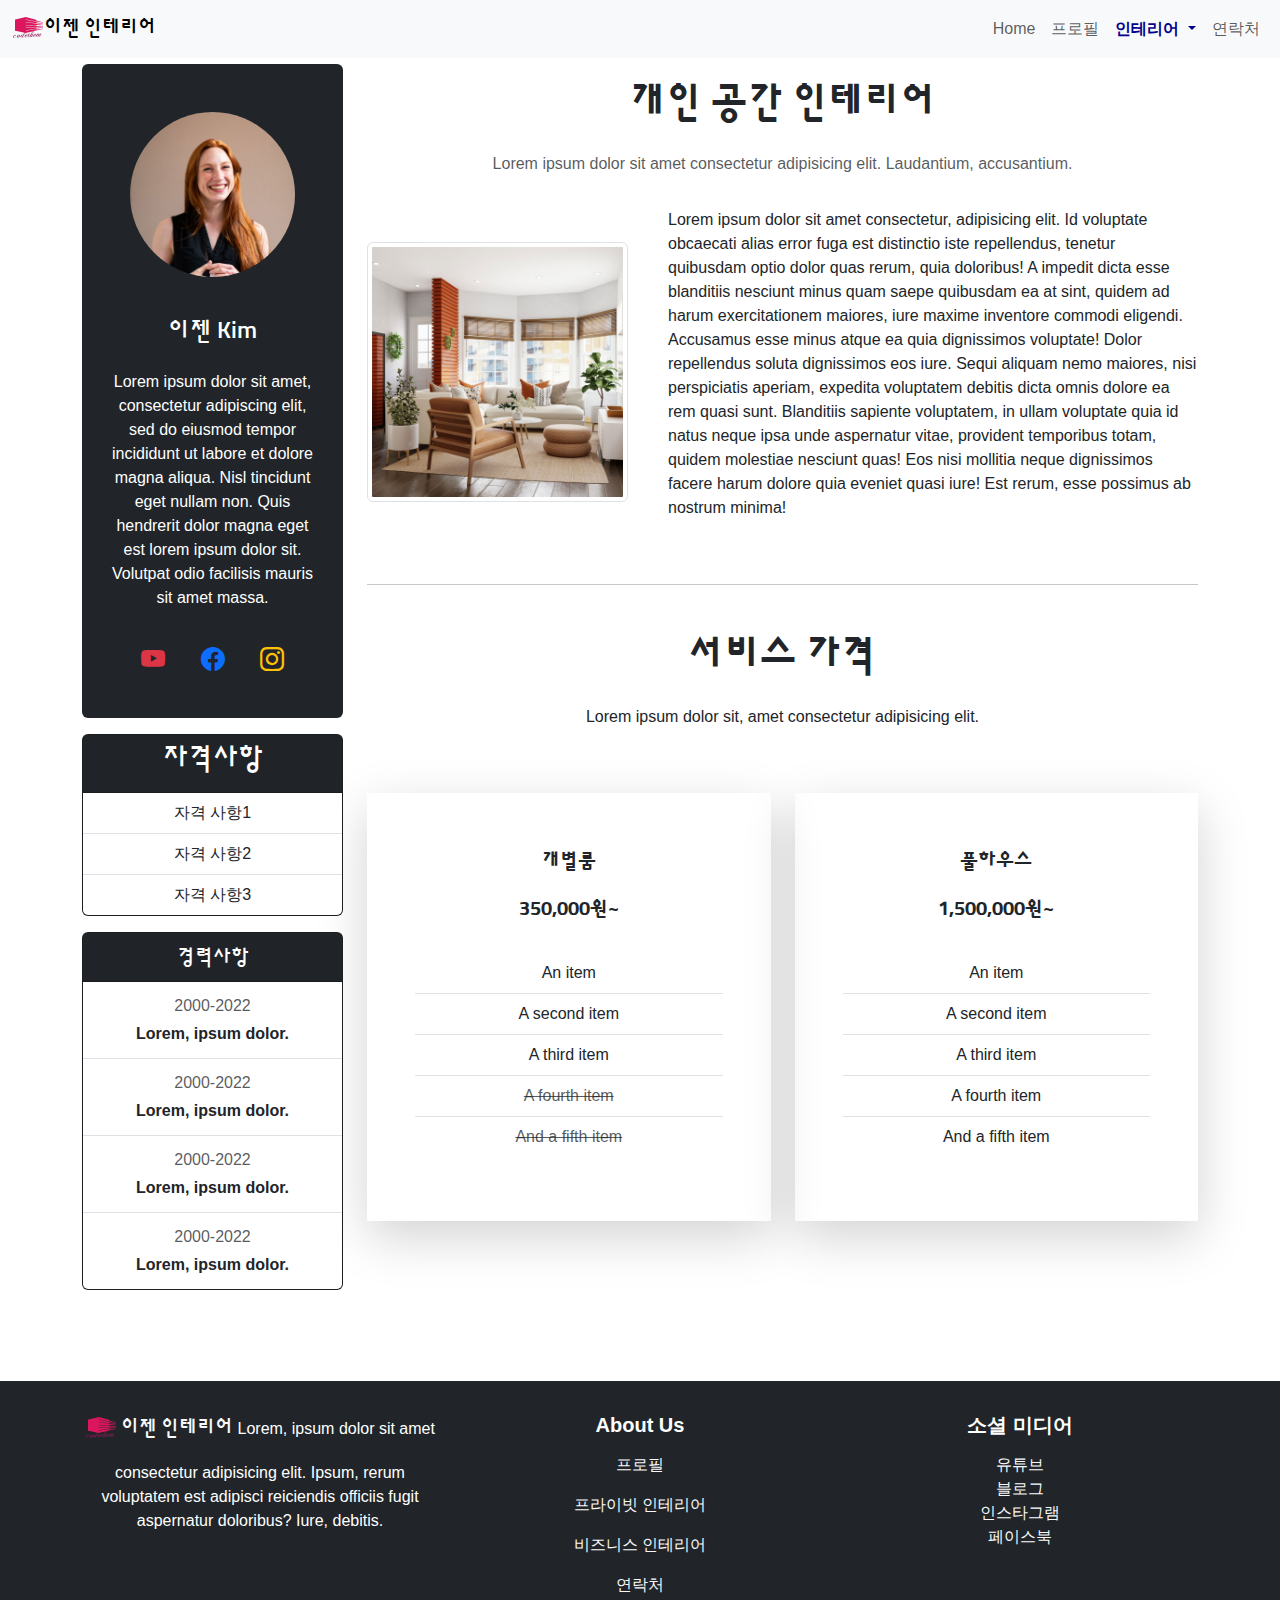
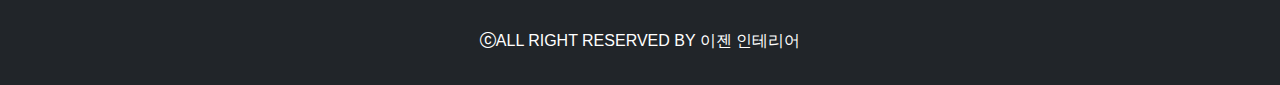
<file: private-interior.html>
<!DOCTYPE html>
<html lang="en">
<head>
    <meta charset="UTF-8">
    <meta name="viewport" content="width=device-width, initial-scale=1.0">
    <link rel="stylesheet" href="./css/bootstrap.css">
    <link rel="stylesheet" href="https://cdn.jsdelivr.net/npm/bootstrap-icons@1.13.1/font/bootstrap-icons.min.css">
    <link rel="stylesheet" href="./css/style.css">
    <title>이젠 인테리어</title>
</head>
<body>
    <!-- 네비게이션 섹션 시작 -->
    <nav class="navbar navbar-expand-md fixed-top bg-light">
        <div class="container-fluid">
            <a class="logo-font navbar-brand" href="index.html">
            <img src="./images/logo.png" alt="로고">이젠 인테리어</a>
            <button class="navbar-toggler" type="button" data-bs-toggle="collapse" data-bs-target="#menubar" aria-controls="menubar" aria-expanded="false" aria-label="Toggle navigation">
            <span class="navbar-toggler-icon"></span>
            </button>
            <div class="collapse navbar-collapse" id="menubar">
                <ul class="navbar-nav ms-auto mb-2 mb-md-0 ms-auto">
                <li class="nav-item">
                    <a class="nav-link" href="index.html">Home</a>
                </li>
                <li class="nav-item">
                    <a class="nav-link" href="profile.html">프로필</a>
                </li>
                <li class="nav-item dropdown">
                    <a class="nav-link dropdown-toggle active" aria-current="page" href="#" role="button" data-bs-toggle="dropdown" aria-expanded="false">
                    인테리어
                    </a>
                    <ul class="dropdown-menu">
                    <li><a class="dropdown-item" href="private-interior.html">개인 공간</a></li>
                    <li><a class="dropdown-item" href="business-interior.html">비즈니스 공간</a></li>
                    </ul>
                </li>
                <li class="nav-item">
                    <a class="nav-link" href="contact.html">연락처</a>
                </li>
                </ul>
            </div>
        </div>
    </nav>
    <!-- 네비게이션 영역 끝 -->
    
    <!-- 헤더영역 시작 -->
    
    <!-- 헤더영역 시작 -->
    <div class="container my-5" >
        <div class="row">
            <!-- 프로필 바 섹션 시작 -->
            <section class="col-md-5 col-lg-3 order-1 order-md-1">
               <div class="bg-dark text-white text-center my-3 p-4 rounded">
                <img src="./images/main-profile.jpg" alt="프로필 사진" class="img-fluid rounded-circle p-4">
                    <h2 class="fs-4 py-3">이젠 Kim</h2>
                    <p>Lorem ipsum dolor sit amet, consectetur adipiscing elit, sed do eiusmod tempor incididunt ut labore et dolore magna aliqua. Nisl tincidunt eget nullam non. Quis hendrerit dolor magna eget est lorem ipsum dolor sit. Volutpat odio facilisis mauris sit amet massa. </p>
                    <div class="d-flex justify-content-evenly fs-4 py-3">
                        <a href="https://www.youtube.com" target="_blank"
                        class="link-danger" aria-label="유튜브"><i class="bi bi-youtube"></i></a>
                        <a href="#" aria-label="페이스북"><i class="bi bi-facebook"></i></a>
                        <a href="#" class="link-warning" aria-label="인스타그램"><i class="bi bi-instagram"></i></a>
                    </div>
                    </div>
                <!-- 자격사항 리스트-->
                 <div class="card bg-dark text-white text-center">
                    <div class="card-header">
                        <h3>자격사항</h3>
                    </div>

                    <ul class="list-group list-group-flush">
                    <li class="list-group-item">자격 사항1</li>
                    <li class="list-group-item">자격 사항2</li>
                    <li class="list-group-item">자격 사항3</li>
                    </ul>
                </div>

                <div class="card mt-3 bg-dark text-white text-center">
                    <div class="card-header">
                        <h3 class="fs-5 m-1">경력사항</h3>
                    </div>
                    <ul class="list-group list-group-flush">
                        <li class="list-group-item">
                            <p class="text-muted m-1">2000-2022</p>
                            <p class="m-1 fw-bold">Lorem, ipsum dolor.</p>
                        </li>
                        <li class="list-group-item">
                            <p class="text-muted m-1">2000-2022</p>
                            <p class="m-1 fw-bold">Lorem, ipsum dolor.</p>
                        </li>
                        <li class="list-group-item">
                            <p class="text-muted m-1">2000-2022</p>
                            <p class="m-1 fw-bold">Lorem, ipsum dolor.</p>
                        </li>
                        <li class="list-group-item">
                            <p class="text-muted m-1">2000-2022</p>
                            <p class="m-1 fw-bold">Lorem, ipsum dolor.</p>
                        </li>
                    </ul>
                </div>
            </section>
            <!-- 프로필 바 섹션 끝 -->
                <!-- 프로필 섹션 시작-->
            <section class="col-md-7 col-lg-9 order-2 order-md-2">
            
                <!-- 프라이빗 인테리어 소개 섹션 시작 -->
                    <section class="py-3 text-center">
                        <h2 class="fs-1 fw-bold py-3">개인 공간 인테리어</h2>
                        <p class="text-muted">Lorem ipsum dolor sit amet consectetur adipisicing elit. Laudantium, accusantium.</p>
                        
                        <div class="row align-items-center">
                            <div class="col-xl-4 col-lg-6 py-3">
                                <img src="./images/private.jpg" class="img-fluid img-thumbnail" alt="프라이빗">
                            </div>
                            <div class="col-lg-6 col-xl-8 py-3">
                                <p class="ms-lg-3 text-lg-start">Lorem ipsum dolor sit amet consectetur, adipisicing elit. Id voluptate obcaecati alias error fuga est distinctio
                                iste repellendus, tenetur quibusdam optio dolor quas rerum, quia doloribus! A impedit dicta esse blanditiis 
                                nesciunt minus quam saepe quibusdam ea at sint, quidem ad harum exercitationem maiores, iure maxime inventore
                                commodi eligendi. Accusamus esse minus atque ea quia dignissimos voluptate! Dolor repellendus soluta dignissimos
                                eos iure. Sequi aliquam nemo maiores, nisi perspiciatis aperiam, expedita voluptatem debitis dicta omnis dolore
                                ea rem quasi sunt. Blanditiis sapiente voluptatem, in ullam voluptate quia id natus neque ipsa unde aspernatur
                                vitae, provident temporibus totam, quidem molestiae nesciunt quas! Eos nisi mollitia neque dignissimos facere
                                harum dolore quia eveniet quasi iure! Est rerum, esse possimus ab nostrum minima!</p>
                            </div>
                        </div>

                    </section>
                <!-- 프라이빗 인테리어 소개 섹션 끝 -->
                <hr>
                <!-- 프라이빗 인테리어 가격 섹션 시작 -->
                <section class="py-3 text-center">
                    <div c;ass="pt-5 pb-3">
                        <h2 class="fs-1 fw-bold py-3">서비스 가격</h2>
                        <p>Lorem ipsum dolor sit, amet consectetur adipisicing elit.</p>
                    </div>
                    <div class="row py-5">
                        <div class="col-md-6 mb-5">
                            <div class="shadow-lg p-5">
                                <i class=""bi bi-envelope-heart fs-5 text-warning></i>
                                <h2 class="fw-bold fs-5 py-2">개별룸</h2>
                                <h2 class="fw-bold fs-5 py-2">350,000원~</h2>
                                <ul class="list-group list-group-flush py-3">
                                    <li class="list-group-item">An item</li>
                                    <li class="list-group-item">A second item</li>
                                    <li class="list-group-item">A third item</li>
                                    <li class="list-group-item text-muted text-decoration-line-through">A fourth item</li>
                                    <li class="list-group-item text-muted text-decoration-line-through">And a fifth item</li>
                                </ul>
                            </div>
                        </div>
                        <div class="col-md-6 mb-5">
                            <div class="shadow-lg p-5">
                                <i class=""bi bi-envelope-heart fs-5 text-warning></i>
                                <h2 class="fw-bold fs-5 py-2">풀하우스</h2>
                                <h2 class="fw-bold fs-5 py-2">1,500,000원~</h2>
                                <ul class="list-group list-group-flush py-3">
                                    <li class="list-group-item">An item</li>
                                    <li class="list-group-item">A second item</li>
                                    <li class="list-group-item">A third item</li>
                                    <li class="list-group-item">A fourth item</li>
                                    <li class="list-group-item">And a fifth item</li>
                                </ul>
                            </div>
                        </div>
                    </div>
                </section>
            </section>
                <!-- 프로필 섹션 -->
            <!-- 포트폴리오 섹션 -->
        </div>
    </div>
    <!-- 메인 섹션 끝 -->
    <footer class="bg-dark text-white text-center py-3">
        <div class="container">
            <div class="row">
                <div class="col-md-4">
                    <a href="index.html" class="logo-font link-light text-decoration-none fs-5">
                    <img src="./images/logo.png" alt="로고" class="my-3"> 이젠 인테리어</a>
                    <p5>Lorem, ipsum dolor sit amet consectetur adipisicing elit. Ipsum, rerum voluptatem est adipisci reiciendis officiis fugit aspernatur doloribus? Iure, debitis.</p5>
                </div>
                <div class="col-md-4">
                    <h5 class="fw-bold my-3">About Us</h5>
                    <ul class="list-unstyled">
                    <li><a href="profile.html" class="link-light text-decoration-none">프로필</p></a></li>
                    <li><a href="private-interior.html" class="link-light text-decoration-none">프라이빗 인테리어</p></a></li>
                    <li><a href="business-interior.html" class="link-light text-decoration-none">비즈니스 인테리어</p></a></li>
                    <li><a href="contact.html" class="link-light text-decoration-none">연락처</p></a></li>
                    </ul>
                </div>
                <div class="col-md-4">
                    <h5 class="fw-bold my-3">소셜 미디어</h5>
                    <ul class="list-unstyled">
                    <li><a href="#" class="link-light text-decoration-none">유튜브</a></li>
                    <li><a href="#" class="link-light text-decoration-none">블로그</a></li>
                    <li><a href="#" class="link-light text-decoration-none">인스타그램</a></li>
                    <li><a href="#" class="link-light text-decoration-none">페이스북</a></li>
                    </ul>
                </div>
            </div>
            <p class="my-3"><i class="bi bi-c-circle"></i>ALL RIGHT RESERVED BY 이젠 인테리어</span></p>
        </div>    
    </footer>  
    <script src="./js/bootstrap.bundle.js"></script>  
</body>
</html>
</file>
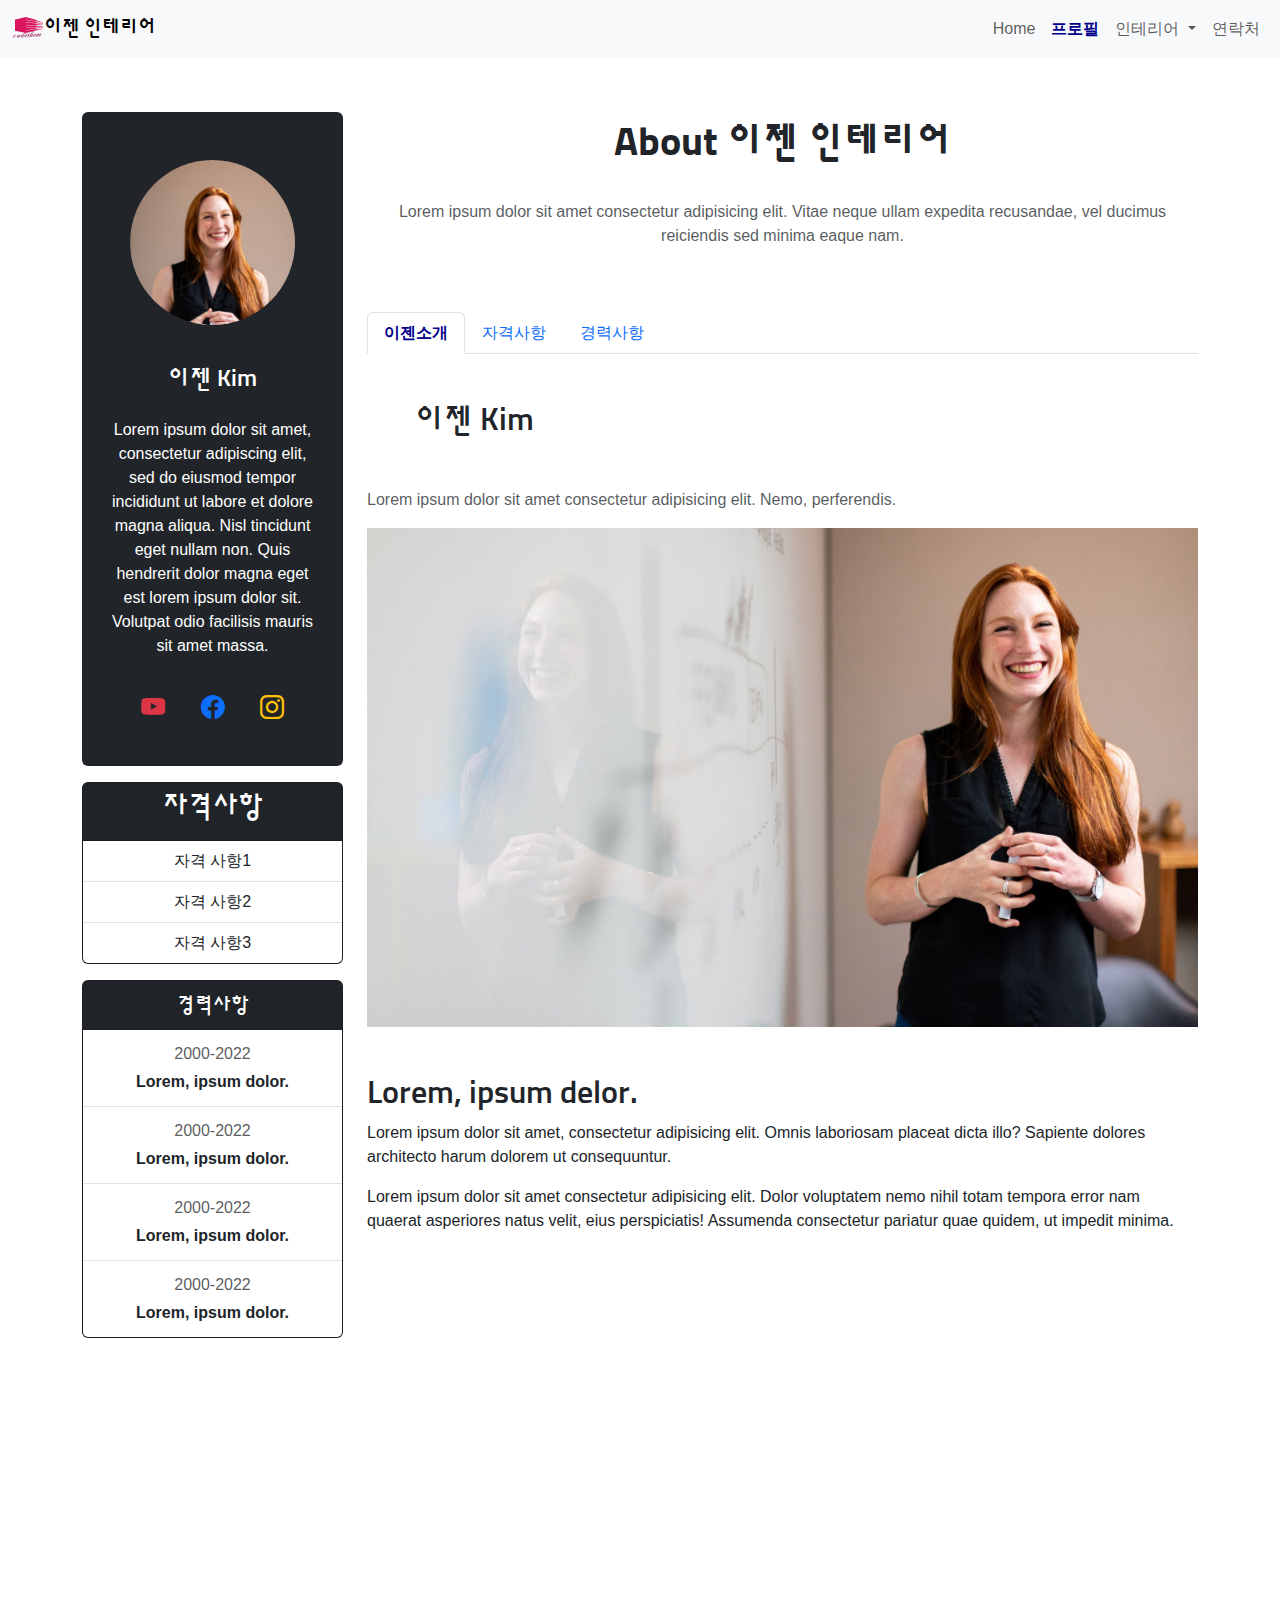
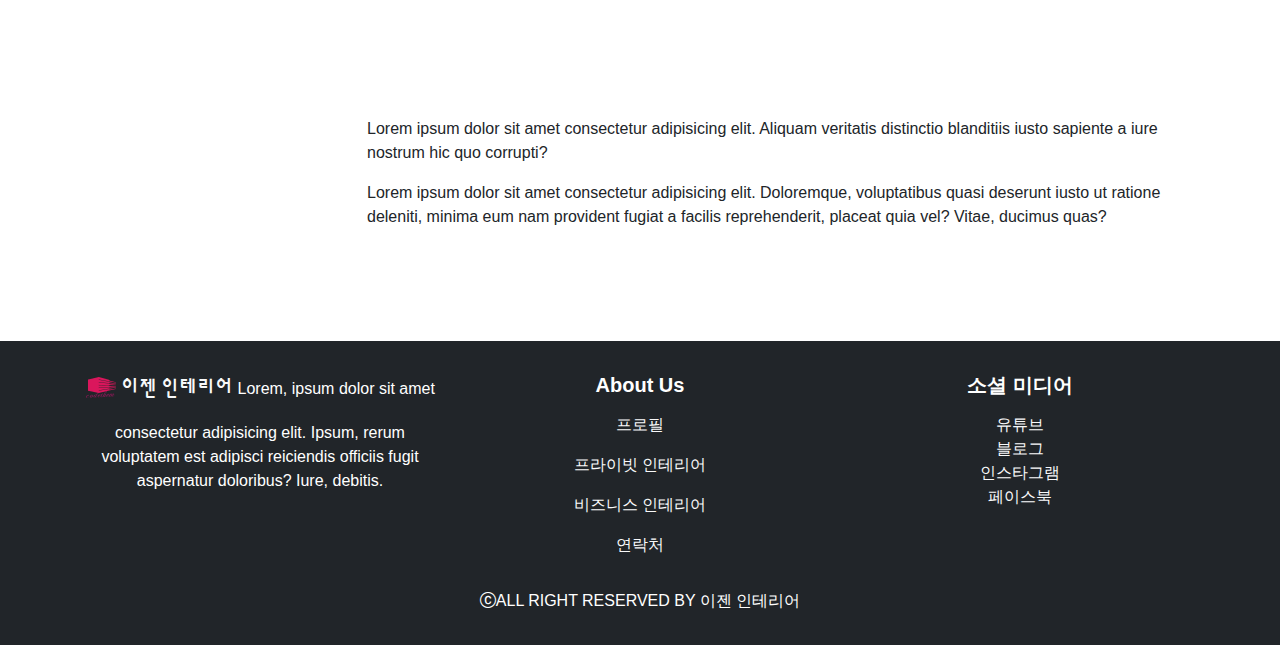
<file: profile.html>
<!DOCTYPE html>
<html lang="en">
<head>
    <meta charset="UTF-8">
    <meta name="viewport" content="width=device-width, initial-scale=1.0">
    <link rel="stylesheet" href="./css/bootstrap.css">
    <link rel="stylesheet" href="https://cdn.jsdelivr.net/npm/bootstrap-icons@1.13.1/font/bootstrap-icons.min.css">
    <link rel="stylesheet" href="./css/style.css">
    <title>이젠 인테리어</title>
</head>
<body>
    <!-- 네비게이션 섹션 시작 -->
     
    <nav class="navbar navbar-expand-md fixed-top bg-light">
        <div class="container-fluid">
            <a class="logo-font navbar-brand" href="index.html">
            <img src="./images/logo.png" alt="로고">이젠 인테리어</a>
            <button class="navbar-toggler" type="button" data-bs-toggle="collapse" data-bs-target="#menubar" aria-controls="menubar" aria-expanded="false" aria-label="Toggle navigation">
            <span class="navbar-toggler-icon"></span>
            </button>
            <div class="collapse navbar-collapse" id="menubar">
                <ul class="navbar-nav ms-auto mb-2 mb-md-0 ms-auto">
                <li class="nav-item">
                    <a class="nav-link" href="index.html">Home</a>
                </li>
                <li class="nav-item">
                    <a class="nav-link active" aria-current="page" href="profile.html">프로필</a>
                </li>
                <li class="nav-item dropdown">
                    <a class="nav-link dropdown-toggle" href="#" role="button" data-bs-toggle="dropdown" aria-expanded="false">
                    인테리어
                    </a>
                    <ul class="dropdown-menu">
                    <li><a class="dropdown-item" href="private-interior.html">개인 공간</a></li>
                    <li><a class="dropdown-item" href="business-interior.html">비즈니스 공간</a></li>
                    </ul>
                </li>
                <li class="nav-item">
                    <a class="nav-link" href="contact.html">연락처</a>
                </li>
                </ul>
            </div>
        </div>
    </nav>
    <!-- 네비게이션 영역 끝 -->
    
    <!-- 헤더영역 시작 -->

    <!-- 헤더영역 시작 -->
    <div class="container my-5 py-5">
        <div class="row">
            <!-- 프로필 바 섹션 시작 -->
            <section class="col-md-5 col-lg-3">
               <div class="bg-dark text-white text-center my-3 p-4 rounded">
                <img src="./images/main-profile.jpg" alt="프로필 사진" class="img-fluid rounded-circle p-4">
                    <h2 class="fs-4 py-3">이젠 Kim</h2>
                    <p>Lorem ipsum dolor sit amet, consectetur adipiscing elit, sed do eiusmod tempor incididunt ut labore et dolore magna aliqua. Nisl tincidunt eget nullam non. Quis hendrerit dolor magna eget est lorem ipsum dolor sit. Volutpat odio facilisis mauris sit amet massa. </p>
                    <div class="d-flex justify-content-evenly fs-4 py-3">
                        <a href="https://www.youtube.com" target="_blank"
                        class="link-danger" aria-label="유튜브"><i class="bi bi-youtube"></i></a>
                        <a href="#" aria-label="페이스북"><i class="bi bi-facebook"></i></a>
                        <a href="#" class="link-warning" aria-label="인스타그램"><i class="bi bi-instagram"></i></a>
                    </div>
                    </div>
                <!-- 자격사항 리스트-->
                 <div class="card bg-dark text-white text-center">
                    <div class="card-header">
                        <h3>자격사항</h3>
                    </div>

                    <ul class="list-group list-group-flush">
                    <li class="list-group-item">자격 사항1</li>
                    <li class="list-group-item">자격 사항2</li>
                    <li class="list-group-item">자격 사항3</li>
                    </ul>
                </div>

                <div class="card mt-3 bg-dark text-white text-center">
                    <div class="card-header">
                        <h3 class="fs-5 m-1">경력사항</h3>
                    </div>
                    <ul class="list-group list-group-flush">
                        <li class="list-group-item">
                            <p class="text-muted m-1">2000-2022</p>
                            <p class="m-1 fw-bold">Lorem, ipsum dolor.</p>
                        </li>
                        <li class="list-group-item">
                            <p class="text-muted m-1">2000-2022</p>
                            <p class="m-1 fw-bold">Lorem, ipsum dolor.</p>
                        </li>
                        <li class="list-group-item">
                            <p class="text-muted m-1">2000-2022</p>
                            <p class="m-1 fw-bold">Lorem, ipsum dolor.</p>
                        </li>
                        <li class="list-group-item">
                            <p class="text-muted m-1">2000-2022</p>
                            <p class="m-1 fw-bold">Lorem, ipsum dolor.</p>
                        </li>
                    </ul>
                </div>
            </section>
            <!-- 프로필 바 섹션 끝 -->

            <!-- 프로필 섹션 시작-->
            <section class="col-md-7 col-lg-9">

                <!-- 프라이빗 인테리어 가격 섹션 끝 -->
                <div class="text-center pb-5">
                    <h2 class="fs-1 fw-bold py-4">About 이젠 인테리어</h2>
                    <p class="text-muted">Lorem ipsum dolor sit amet consectetur adipisicing elit. 
                            Vitae neque ullam expedita recusandae, vel ducimus reiciendis sed minima eaque nam.</p>
                </div>
                    <ul class="nav nav-tabs" id="myTab" role="tablist">
                        <li class="nav-item" role="presentation">
                            <button class="nav-link active" id="#aboutme-tab" data-bs-toggle="tab" data-bs-target="#aboutme-tab-pane" type="button" role="tab" aria-controls="aboutme-tab-pane" aria-selected="true">이젠소개</button>
                        </li>
                        <li class="nav-item" role="presentation">
                            <button class="nav-link" id="#certificate-tab" data-bs-toggle="tab" data-bs-target="#certificate-tab-pane" type="button" role="tab" aria-controls="certificate-tab-pane" aria-selected="false">자격사항</button>
                        </li>
                        <li class="nav-item" role="presentation">
                            <button class="nav-link" id="#experiences-tab" data-bs-toggle="tab" data-bs-target="#experiences-tab-pane" type="button" role="tab" aria-controls="experiences-tab-pane" aria-selected="false">경력사항</button>
                        </li>
                    </ul>
                        <div class="tab-content " id="myTabContent">
                            <div class="tab-pane fade show active" id="aboutme-tab-pane" role="tabpanel" aria-labelledby="aboutme-tab" tabindex="0">
                                <h2 class="m-5">이젠 Kim</h2>
                                <p class="text-muted">Lorem ipsum dolor sit amet consectetur adipisicing elit. Nemo, perferendis.</p>
                                <img src="./images/profile-tab1.jpg" class="img-fluid" alt="탭 사진">
                                <h2 class="mt-5">Lorem, ipsum delor.</h2>
                                <p>Lorem ipsum dolor sit amet, consectetur adipisicing elit. 
                                    Omnis laboriosam placeat dicta illo? Sapiente dolores architecto harum dolorem ut consequuntur.</p>
                                <p>Lorem ipsum dolor sit amet consectetur adipisicing elit. Dolor voluptatem nemo nihil totam tempora error nam quaerat asperiores natus velit, 
                                    eius perspiciatis! Assumenda consectetur pariatur quae quidem, ut impedit minima.</p>
                                <div class="ratio ratio-16x9">
                                    <iframe class="position-absolute" width="100%" src="https://www.youtube.com/embed/rNp39KSg44g" 
                                    title="YouTube video player" frameborder="0" allow="accelerometer; autoplay; clipboard-write; encrypted-media; gyroscope; picture-in-picture" allowfullscreen=""></iframe>
                                </div>
                                <p>Lorem ipsum dolor sit amet consectetur adipisicing elit.
                                    Aliquam veritatis distinctio blanditiis iusto sapiente a iure nostrum hic quo corrupti?</p>
                                <p>Lorem ipsum dolor sit amet consectetur adipisicing elit. Doloremque, voluptatibus quasi deserunt iusto ut ratione deleniti, minima eum nam provident fugiat a facilis reprehenderit, 
                                    placeat quia vel? Vitae, ducimus quas?</p>
                            </div>
                            <div class="tab-pane fade" id="certificate-tab-pane" role="tabpanel" aria-labelledby="certificate" tabindex="0">
                                <div class="m-5">
                                    <div class="d-flex align-items-center py-3">
                                        <img src="./images/certificate1.jpg" alt="자격사항" class="rounded-5">
                                        <div class="ms-3">
                                            <h3 class="fw-bold">어워드1</h3>
                                            <p class="text-muted">Lorem ipsum dolor sit amet consectetur adipisicing.</p>
                                        </div>
                                    </div>
                                    <p>Lorem ipsum dolor, sit amet consectetur adipisicing elit. 
                                        Ullam excepturi consectetur error cumque obcaecati sint sed quisquam incidunt dolore nihil.</p>
                                </div>
                                <div class="m-5">
                                    <div class="d-flex align-items-center py-3">
                                        <img src="./images/certificate2.jpg" alt="자격사항" class="rounded-5">
                                        <div class="ms-3">
                                            <h3 class="fw-bold">어워드2</h3>
                                            <p class="text-muted">Lorem ipsum dolor sit amet consectetur adipisicing.</p>
                                        </div>
                                    </div>
                                    <p>Lorem ipsum dolor, sit amet consectetur adipisicing elit. 
                                        Ullam excepturi consectetur error cumque obcaecati sint sed quisquam incidunt dolore nihil.</p>
                                </div><div class="m-5">
                                    <div class="d-flex align-items-center py-3">
                                        <img src="./images/certificate3.jpg" alt="자격사항" class="rounded-5">
                                        <div class="ms-3">
                                            <h3 class="fw-bold">어워드3</h3>
                                            <p class="text-muted">Lorem ipsum dolor sit amet consectetur adipisicing.</p>
                                        </div>
                                    </div>
                                    <p>Lorem ipsum dolor, sit amet consectetur adipisicing elit. 
                                        Ullam excepturi consectetur error cumque obcaecati sint sed quisquam incidunt dolore nihil.</p>
                                </div><div class="m-5">
                                    <div class="d-flex align-items-center py-3">
                                        <img src="./images/certificate4.jpg" alt="자격사항" class="rounded-5">
                                        <div class="ms-3">
                                            <h3 class="fw-bold">어워드4</h3>
                                            <p class="text-muted">Lorem ipsum dolor sit amet consectetur adipisicing.</p>
                                        </div>
                                    </div>
                                    <p>Lorem ipsum dolor, sit amet consectetur adipisicing elit. 
                                        Ullam excepturi consectetur error cumque obcaecati sint sed quisquam incidunt dolore nihil.</p>
                                </div>
                            </div>
                            <div class="tab-pane fade" id="experiences-tab-pane" role="tabpanel" aria-labelledby="experiences-tab" tabindex="0">
                                <div class="m-5 border-bottom">
                                    <h3>이젠 인테리어</h3>
                                        <p class="text-body-secondary fw-bold">2010 ~ 2022</p>
                                        <p>Lorem, ipsum dolor sit amet consectetur adipisicing elit.
                                            Dicta soluta est commodi cupiditate deleniti ea quod ipsum laborum, voluptates omnis.</p>
                                </div>
                                <div class="m-5 border-bottom">
                                    <h3>인테리어 X</h3>
                                        <p class="text-body-secondary fw-bold">2010 ~ 2022</p>
                                        <p>Lorem, ipsum dolor sit amet consectetur adipisicing elit.
                                            Dicta soluta est commodi cupiditate deleniti ea quod ipsum laborum, voluptates omnis.</p>
                                </div>
                                <div class="m-5 border-bottom">
                                    <h3>인테리어 A</h3>
                                        <p class="text-body-secondary fw-bold">2010 ~ 2022</p>
                                        <p>Lorem, ipsum dolor sit amet consectetur adipisicing elit.
                                            Dicta soluta est commodi cupiditate deleniti ea quod ipsum laborum, voluptates omnis.</p>
                                </div>
                            </div>
                        </div>
            
            </section>
                <!-- 프로필 섹션 -->
            <!-- 포트폴리오 섹션 -->
        </div>
    </div>
    <!-- 메인 섹션 끝 -->
    <footer class="bg-dark text-white text-center py-3">
        <div class="container">
            <div class="row">
                <div class="col-md-4">
                    <a href="index.html" class="logo-font link-light text-decoration-none fs-5">
                    <img src="./images/logo.png" alt="로고" class="my-3"> 이젠 인테리어</a>
                    <p5>Lorem, ipsum dolor sit amet consectetur adipisicing elit. Ipsum, rerum voluptatem est adipisci reiciendis officiis fugit aspernatur doloribus? Iure, debitis.</p5>
                </div>
                <div class="col-md-4">
                    <h5 class="fw-bold my-3">About Us</h5>
                    <ul class="list-unstyled">
                    <li><a href="profile.html" class="link-light text-decoration-none">프로필</p></a></li>
                    <li><a href="private-interior.html" class="link-light text-decoration-none">프라이빗 인테리어</p></a></li>
                    <li><a href="business-interior.html" class="link-light text-decoration-none">비즈니스 인테리어</p></a></li>
                    <li><a href="contact.html" class="link-light text-decoration-none">연락처</p></a></li>
                    </ul>
                </div>
                <div class="col-md-4">
                    <h5 class="fw-bold my-3">소셜 미디어</h5>
                    <ul class="list-unstyled">
                    <li><a href="#" class="link-light text-decoration-none">유튜브</a></li>
                    <li><a href="#" class="link-light text-decoration-none">블로그</a></li>
                    <li><a href="#" class="link-light text-decoration-none">인스타그램</a></li>
                    <li><a href="#" class="link-light text-decoration-none">페이스북</a></li>
                    </ul>
                </div>
            </div>
            <p class="my-3"><i class="bi bi-c-circle"></i>ALL RIGHT RESERVED BY 이젠 인테리어</span></p>
        </div>    
    </footer>  
    <script src="./js/bootstrap.bundle.js"></script>  
</body>
</html>
</file>
<file: css/style.css>
@import url('https://fonts.googleapis.com/css2?family=Noto+Sans+KR:wght@100..900&family=Sunflower:wght@300&display=swap');

/* 포트폴리오 섹션 */

body {
    font-family: "Noto Sans", sans-serif;
}

h1, h2, h3, h4, .logo-font{
    font-family: "Sunflower", sans-serif;
}

/* 포트폴리오 섹션 */

.card-img-top {
    transition: transform 0.5s;
}

.card-img-top:hover {
    transform: scale(1.1);
    cursor: pointer;
}

/* 포트폴리오 섹션 */
.banner{
    background-image: url(../images/card-banner.jpg);
    background-position:center;
    background-attachment: fixed;
    background-size: cover;
}
/* 네비게이션 영역 */
.nav-link.active,
.nav-link:hover {
    color: darkblue !important;
    font-weight: bold;
}
</file>
